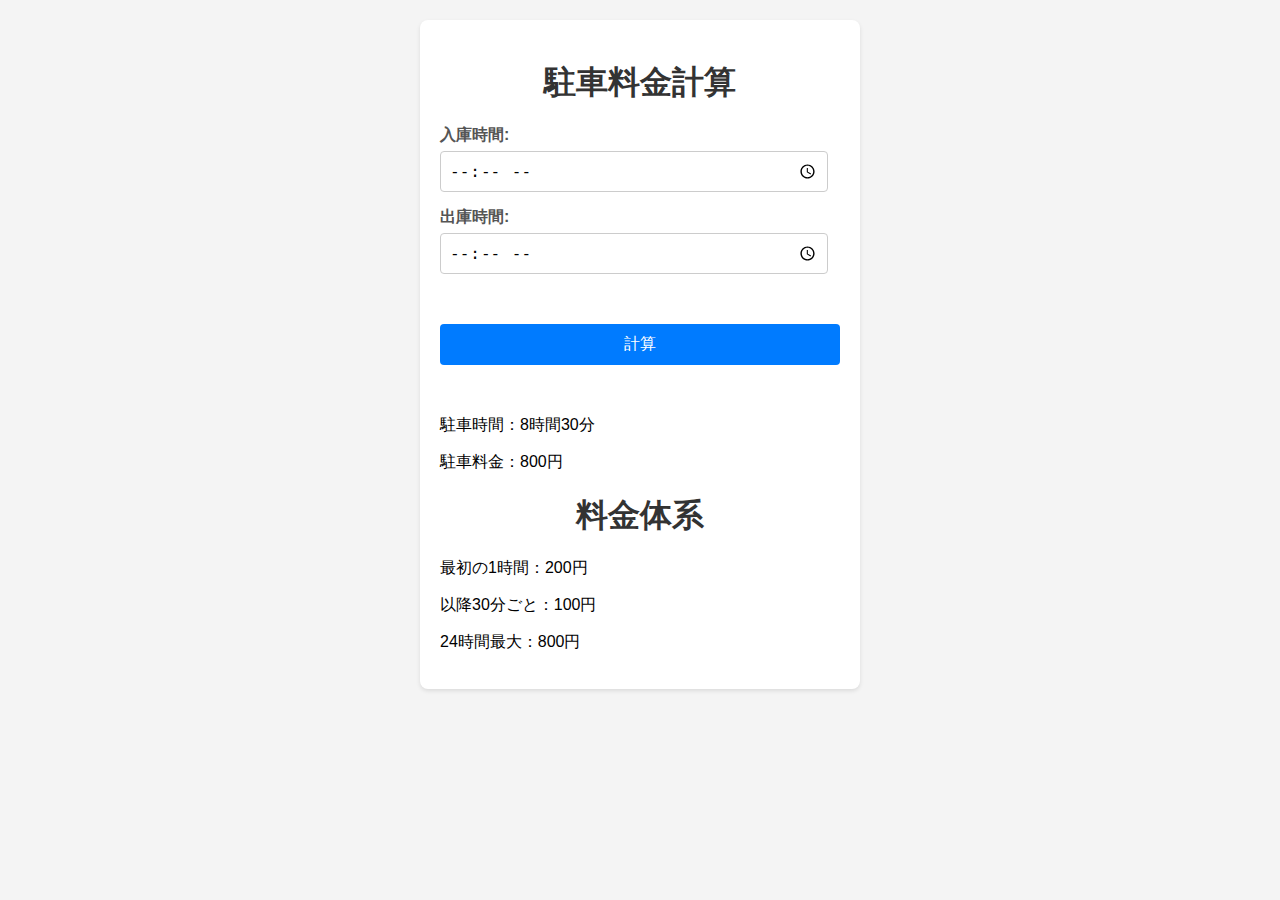
<file: ParkingFee.html>
<!DOCTYPE html>
<html lang="ja">
<head>
    <meta charset="UTF-8">
    <meta name="viewport" content="width=device-width, initial-scale=1.0">
    <title>駐車料金計算</title>
    <link rel="stylesheet" href="ParkingFeeStyle.css">
</head>
<body>
    <div class="container">
        <h1>駐車料金計算</h1>

        <div class="input-group">
            <label for="entry-time">入庫時間:</label>
            <input type="time" id="entry-time" name="entry-time">
        </div>

        <div class="input-group">
            <label for="exit-time">出庫時間:</label>
            <input type="time" id="exit-time" name="exit-time">
        </div>

        <p>&nbsp;</p>

        <button id="calculate-button">計算</button>

        <p>&nbsp;</p>   <!--空白行-->

        <!--　後々応用できる機能かも??
        <div class="input-group">
            <label for="hourly-rate">合計金額:</label>
            <input type="number" id="hourly-rate" name="hourly-rate" value="100" min="0">
            <span class="unit">円</span>
        </div>
        -->
        <!--修正必須(下のresult-boxをべた書きしただけ！)-->
        <p>駐車時間：8時間30分</p>
        <p>駐車料金：800円</p>
        
        <div id="result" class="result-box">
            <h2>計算結果</h2>
            <p>駐車時間: <span id="parking-duration"></span></p>
            <p>駐車料金: <span id="parking-fee"></span> 円</p>
        </div>

        <h1>料金体系</h1>
        <p>最初の1時間：200円</p>
        <p>以降30分ごと：100円</p>
        <p>24時間最大：800円</p>
    </div>

    <script>
        document.addEventListener('DOMContentLoaded', function() {
            const entryTimeInput = document.getElementById('entry-time');
            const exitTimeInput = document.getElementById('exit-time');
            const hourlyRateInput = document.getElementById('hourly-rate');
            const calculateButton = document.getElementById('calculate-button');
            const parkingDurationSpan = document.getElementById('parking-duration');
            const parkingFeeSpan = document.getElementById('parking-fee');
            const resultBox = document.getElementById('result');

            calculateButton.addEventListener('click', function() {
                const entryTimeStr = entryTimeInput.value;
                const exitTimeStr = exitTimeInput.value;
                const hourlyRate = parseFloat(hourlyRateInput.value);

                if (!entryTimeStr || !exitTimeStr || isNaN(hourlyRate)) {
                    alert('入庫時間、出庫時間、または1時間あたりの料金を入力してください。');
                    return;
                }

                const entryDate = new Date(`2025-05-01T${entryTimeStr}`); // 適当な日付を設定
                const exitDate = new Date(`2025-05-01T${exitTimeStr}`);   // 同上

                if (isNaN(entryDate.getTime()) || isNaN(exitDate.getTime())) {
                    alert('無効な時間形式です。');
                    return;
                }

                let timeDifference = exitDate.getTime() - entryDate.getTime();

                // 出庫時間が入庫時間より前の場合は、翌日として計算
                if (timeDifference < 0) {
                    timeDifference += (24 * 60 * 60 * 1000); // 24時間分のミリ秒を加算
                }

                const parkingHours = timeDifference / (1000 * 60 * 60);
                const parkingFee = Math.ceil(parkingHours) * hourlyRate; // 端数は切り上げ

                parkingDurationSpan.textContent = `${Math.floor(parkingHours)}時間 ${Math.floor((parkingHours % 1) * 60)}分`;
                parkingFeeSpan.textContent = parkingFee.toLocaleString();
                resultBox.style.display = 'block';
            });
        });
    </script>
</body>
</html>
</file>
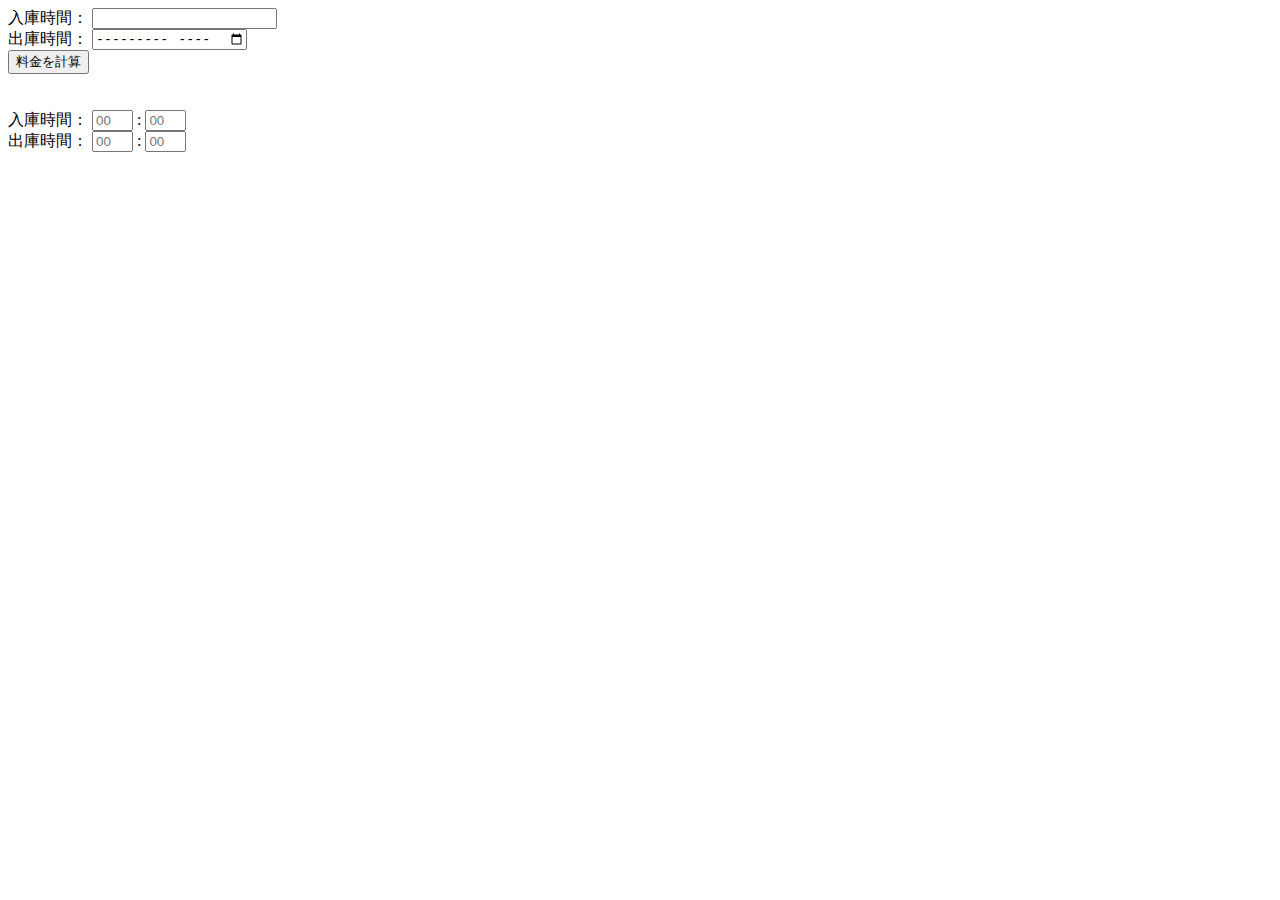
<file: ParkingFee3.html>
<body>
      <div>

        <label for="startTime">入庫時間：</label>
        <input type="text" id="startTime" name="startTime" min="00" max="23" onkeyup="nextffield(this)">
        <br>

        <label for="endTime">出庫時間：</label>
        <input type="month" id="endTime" name="endTime">
        <br>

        <button onclick="calculateFee()">料金を計算</button>

        <div id="result"></div>

        <script>
          function calculateFee(){
            const startTime = new Date(document.getElementById("startTime").value);
            const endTime = new Date(document.getElementById("endTime").value);

            if(isNaN(startTime.getTime()) || isNaN(endTime.getTime())){
              alert("入庫時間と出庫時間を正しく入力してください。");
              return;
            }

            //時間差を分単位で計算
            const timeDifferenceMinutes = (endTime.getTime() - startTime.getTime()) / (1000 * 60);

            //料金設定
            const baseFee = 200; //初期料金
            const additionalFeePer30Minutes = 100; //30分ごとの追加料金
            const maxFee = 1000; //最大料金

            //計算
            let totalFee = baseFee;

            //30分単位で料金を追加
            let additionalMinutes = Math.ceil(timeDifferenceMinutes / 30);

            if (additionalMinutes > 0){
              totalFee += additionalMinutes * additionalFeePer30Minutes;
            }

            //最大料金を超えないように調整
            if (totalFee > maxFee) {
              totalFee = maxFee;
            }

            //結果を表示
            document.getElementById("result").innerHTML =
            <p>合計料金： ${totalFee}円</p>
            ;

          }
        </script>

        <br>
        <br>

        <script>
          function nextfeild(str) {
        if (str.value.length >= str.maxLength) {
            for (var i = 0, elm = str.form.elements; i < elm.length; i++) {
                if (elm[i] == str) {
                    (elm[i + 1] || elm[0]).focus();
                    break;
                }
            }
        }
        return (str);
    }
        </script>
          <form name="">
            <label for="starttime">入庫時間：</label>
            <input class="under-line" type="text" name="starttime" id="starttime" placeholder="00" maxlength="2" size="2" onkeyup="nextffield(this)"> :  <input class="under-line" type="text" name="starttimeMin" id="starttimeMin" maxlength="2" size="2" placeholder="00" onkeyup="nextffield(this)">
            <br>

            <label for="endtime">出庫時間：</label>
            <input class="under-line" type="text" name="endtime" id="endtime" maxlength="2" placeholder="00" size="2"> : <input  class="under-line" type="text" name="endtimeMin" id="endtimeMin" maxlength="2" placeholder="00" size="2">
        </form>
      </div>
      
    </body>
</file>
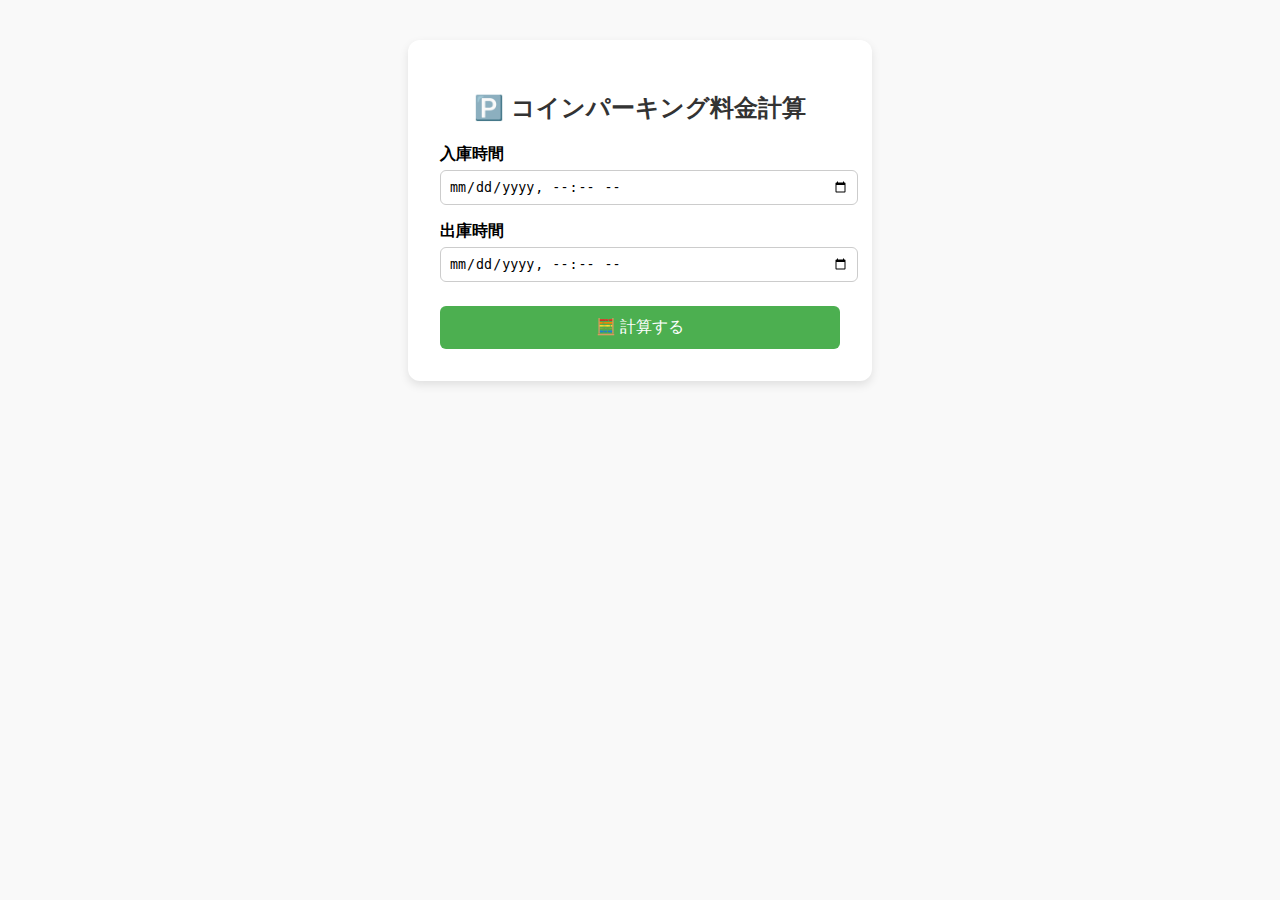
<file: ParkingFee_2.html>
<!DOCTYPE html>
<html lang="ja">
<head>
  <meta charset="UTF-8">
  <meta name="viewport" content="width=device-width, initial-scale=1.0">
  <title>コインパーキング料金計算</title>
  <style>
    body {
      font-family: sans-serif;
      background-color: #f9f9f9;
      padding: 2rem;
      display: flex;
      justify-content: center;
    }

    .calculator {
      background-color: #fff;
      border-radius: 12px;
      padding: 2rem;
      box-shadow: 0 4px 10px rgba(0,0,0,0.1);
      max-width: 400px;
      width: 100%;
    }

    h2 {
      text-align: center;
      color: #333;
    }

    label {
      display: block;
      margin-top: 1rem;
      margin-bottom: 0.3rem;
      font-weight: bold;
    }

    input[type="datetime-local"] {
      width: 100%;
      padding: 0.5rem;
      border-radius: 6px;
      border: 1px solid #ccc;
    }

    button {
      width: 100%;
      margin-top: 1.5rem;
      padding: 0.7rem;
      background-color: #4caf50;
      color: white;
      border: none;
      border-radius: 6px;
      font-size: 1rem;
      cursor: pointer;
    }

    button:hover {
      background-color: #45a045;
    }

    .result {
      margin-top: 2rem;
      background-color: #f3f3f3;
      border-radius: 8px;
      padding: 1rem;
    }

    .result p {
      margin: 0.5rem 0;
      font-size: 1.1rem;
    }
  </style>
</head>
<body>

  <div class="calculator">
    <h2>🅿️ コインパーキング料金計算</h2>

    <label for="start">入庫時間</label>
    <input type="datetime-local" id="start">

    <label for="end">出庫時間</label>
    <input type="datetime-local" id="end">

    <button onclick="calculate()">🧮 計算する</button>

    <div class="result" id="result" style="display: none;">
      <p>⏱ 駐車時間: <span id="duration"></span></p>
      <p>💰 合計金額: <span id="fee"></span> 円</p>
    </div>
  </div>

  <script>
    function calculate() {
      const start = new Date(document.getElementById("start").value);
      const end = new Date(document.getElementById("end").value);

      if (isNaN(start) || isNaN(end) || end <= start) {
        alert("正しい入庫・出庫時間を入力してください。");
        return;
      }

      const diffMs = end - start;
      const diffMin = Math.ceil(diffMs / 1000 / 60); // 分単位
      const hours = Math.floor(diffMin / 60);
      const minutes = diffMin % 60;

      // 料金計算（例：最初の1時間500円、以降30分ごと200円、上限1500円）
      let fee = 0;

      if (diffMin <= 60) {
        fee = 500;
      } else {
        fee = 500 + Math.ceil((diffMin - 60) / 30) * 200;
      }

      if (fee > 1500) fee = 1500;

      // 結果表示
      document.getElementById("duration").textContent = `${hours}時間${minutes}分`;
      document.getElementById("fee").textContent = fee.toLocaleString();
      document.getElementById("result").style.display = "block";
    }
  </script>

</body>
</html>
</file>
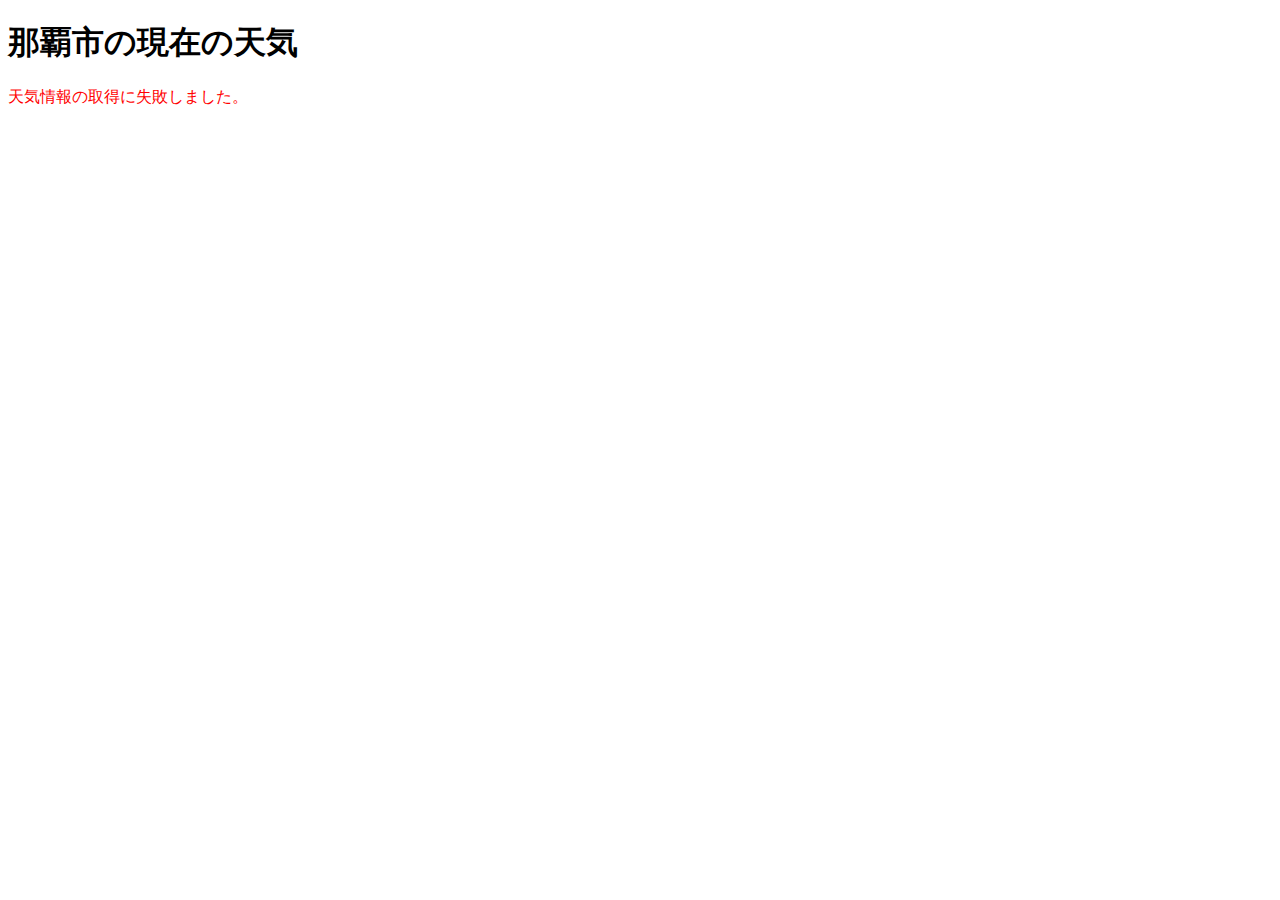
<file: Weather.html>
<!DOCTYPE html>
<html lang="ja">
<head>
  <meta charset="UTF-8">
  <title>那覇の天気</title>
</head>
<body>
  <h1>那覇市の現在の天気</h1>
  <div id="weatherInfo">読み込み中...</div>

  <script>
    const apiKey = '811ccb8c9268f935ef6992337b623bd6'; //APIKey
    const url = `https://api.openweathermap.org/data/2.5/weather?q=Naha,JP&appid=${apiKey}&units=metric&lang=ja`;

    fetch(url)
      .then(response => response.json())
      .then(data => {
        const weather = data.weather[0];
        const iconUrl = `https://openweathermap.org/img/wn/${weather.icon}@2x.png`;

        const html = `
          <p>天気: ${weather.description}</p>
          <img src="${iconUrl}" alt="${weather.description}">
          <p>気温: ${data.main.temp}℃</p>
          <p>湿度: ${data.main.humidity}%</p>
        `;
        document.getElementById('weatherInfo').innerHTML = html;
      })
      .catch(error => {
        document.getElementById('weatherInfo').innerHTML = '<p style="color:red;">天気情報の取得に失敗しました。</p>';
        console.error(error);
      });
  </script>
</body>
</html>
</file>
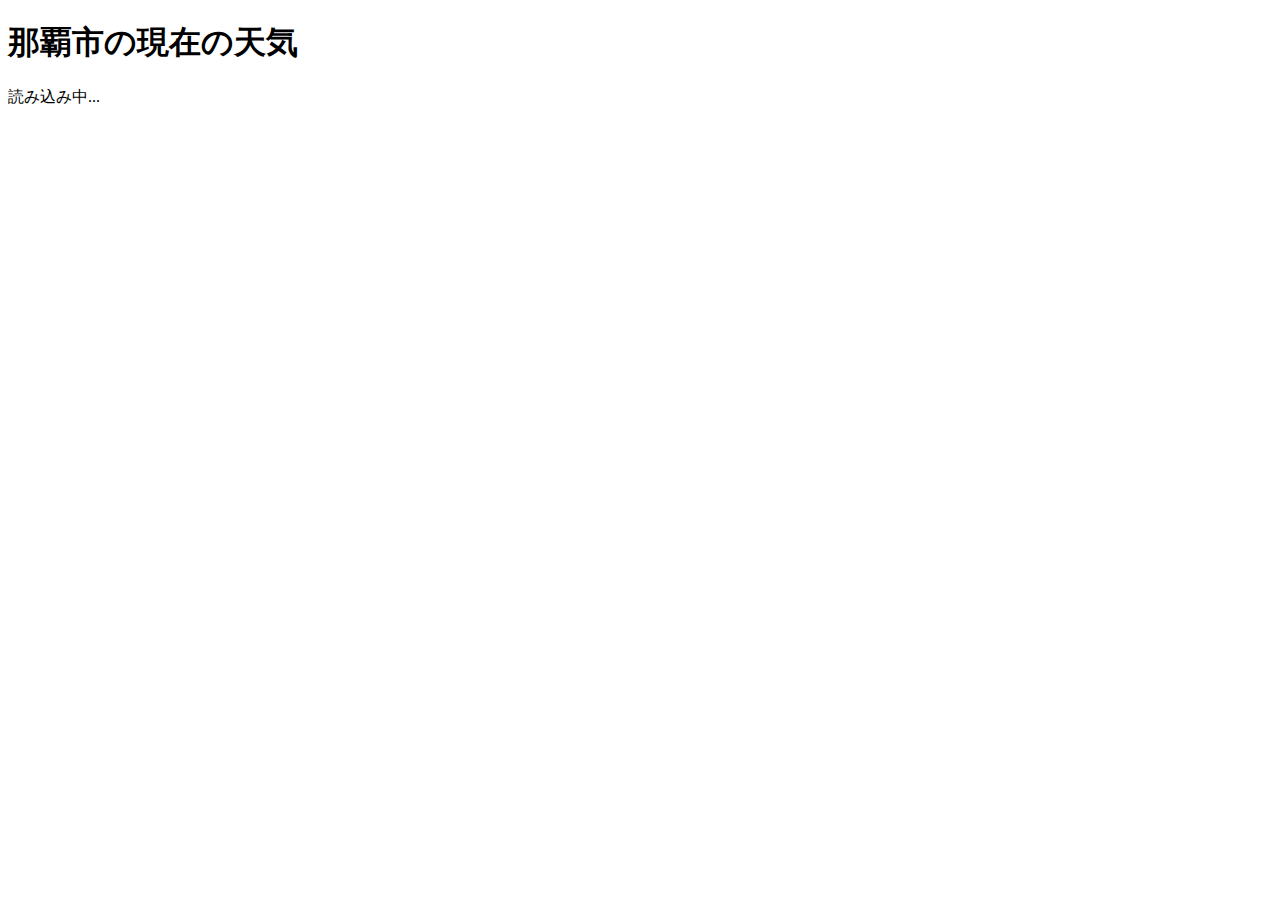
<file: weatherapi.html>
<!DOCTYPE html>
<html lang="ja">
<head>
  <meta charset="UTF-8">
  <title>那覇の天気</title>
</head>
<body>
  <h1>那覇市の現在の天気</h1>
  <div id="weatherInfo">読み込み中...</div>

  <script>
    const apiKey = '811ccb8c9268f935ef6992337b623bd6'; //APIKey
    const url = https://api.openweathermap.org/data/2.5/weather?q=Naha,JP&appid=${apiKey}&units=metric&lang=ja;

    fetch(url)
      .then(response => response.json())
      .then(data => {
        const weather = data.weather[0];
        const iconUrl = https://openweathermap.org/img/wn/${weather.icon}@2x.png;

        const html = 
          <p>天気: ${weather.description}</p>
          <img src="${iconUrl}" alt="${weather.description}">
          <p>気温: ${data.main.temp}℃</p>
          <p>湿度: ${data.main.humidity}%</p>
        ;
        document.getElementById('weatherInfo').innerHTML = html;
      })
      .catch(error => {
        document.getElementById('weatherInfo').innerHTML = '<p style="color:red;">天気情報の取得に失敗しました。</p>';
        console.error(error);
      });
  </script>
</body>
</html>
</file>
<file: ParkingFeeStyle.css>
body {
  font-family: sans-serif;
  margin: 20px;
  background-color: #f4f4f4;
}

.container {
  max-width: 400px;
  margin: 0 auto;
  background-color: #fff;
  padding: 20px;
  border-radius: 8px;
  box-shadow: 0 2px 4px rgba(0, 0, 0, 0.1);
}

h1 {
  text-align: center;
  color: #333;
  margin-bottom: 20px;
}

.input-group {
  margin-bottom: 15px;
}

label {
  display: block;
  margin-bottom: 5px;
  font-weight: bold;
  color: #555;
}

input[type="time"],
input[type="number"] {
  width: calc(100% - 12px);
  padding: 8px;
  border: 1px solid #ccc;
  border-radius: 4px;
  box-sizing: border-box;
  font-size: 16px;
}

.unit {
  margin-left: 5px;
  color: #777;
}

button {
  background-color: #007bff;
  color: white;
  padding: 10px 15px;
  border: none;
  border-radius: 4px;
  cursor: pointer;
  font-size: 16px;
  width: 100%;
  transition: background-color 0.3s ease;
}

button:hover {
  background-color: #0056b3;
}

.result-box {
  margin-top: 20px;
  padding: 15px;
  background-color: #e9ecef;
  border-radius: 4px;
  border: 1px solid #ced4da;
  display: none; /* 初期状態では非表示 */
}

.result-box h2 {
  margin-top: 0;
  color: #333;
  font-size: 1.2em;
  margin-bottom: 10px;
  text-align: center;
}

.result-box p {
  margin-bottom: 8px;
  color: #555;
}

.result-box span {
  font-weight: bold;
  color: #007bff;
}
</file>
